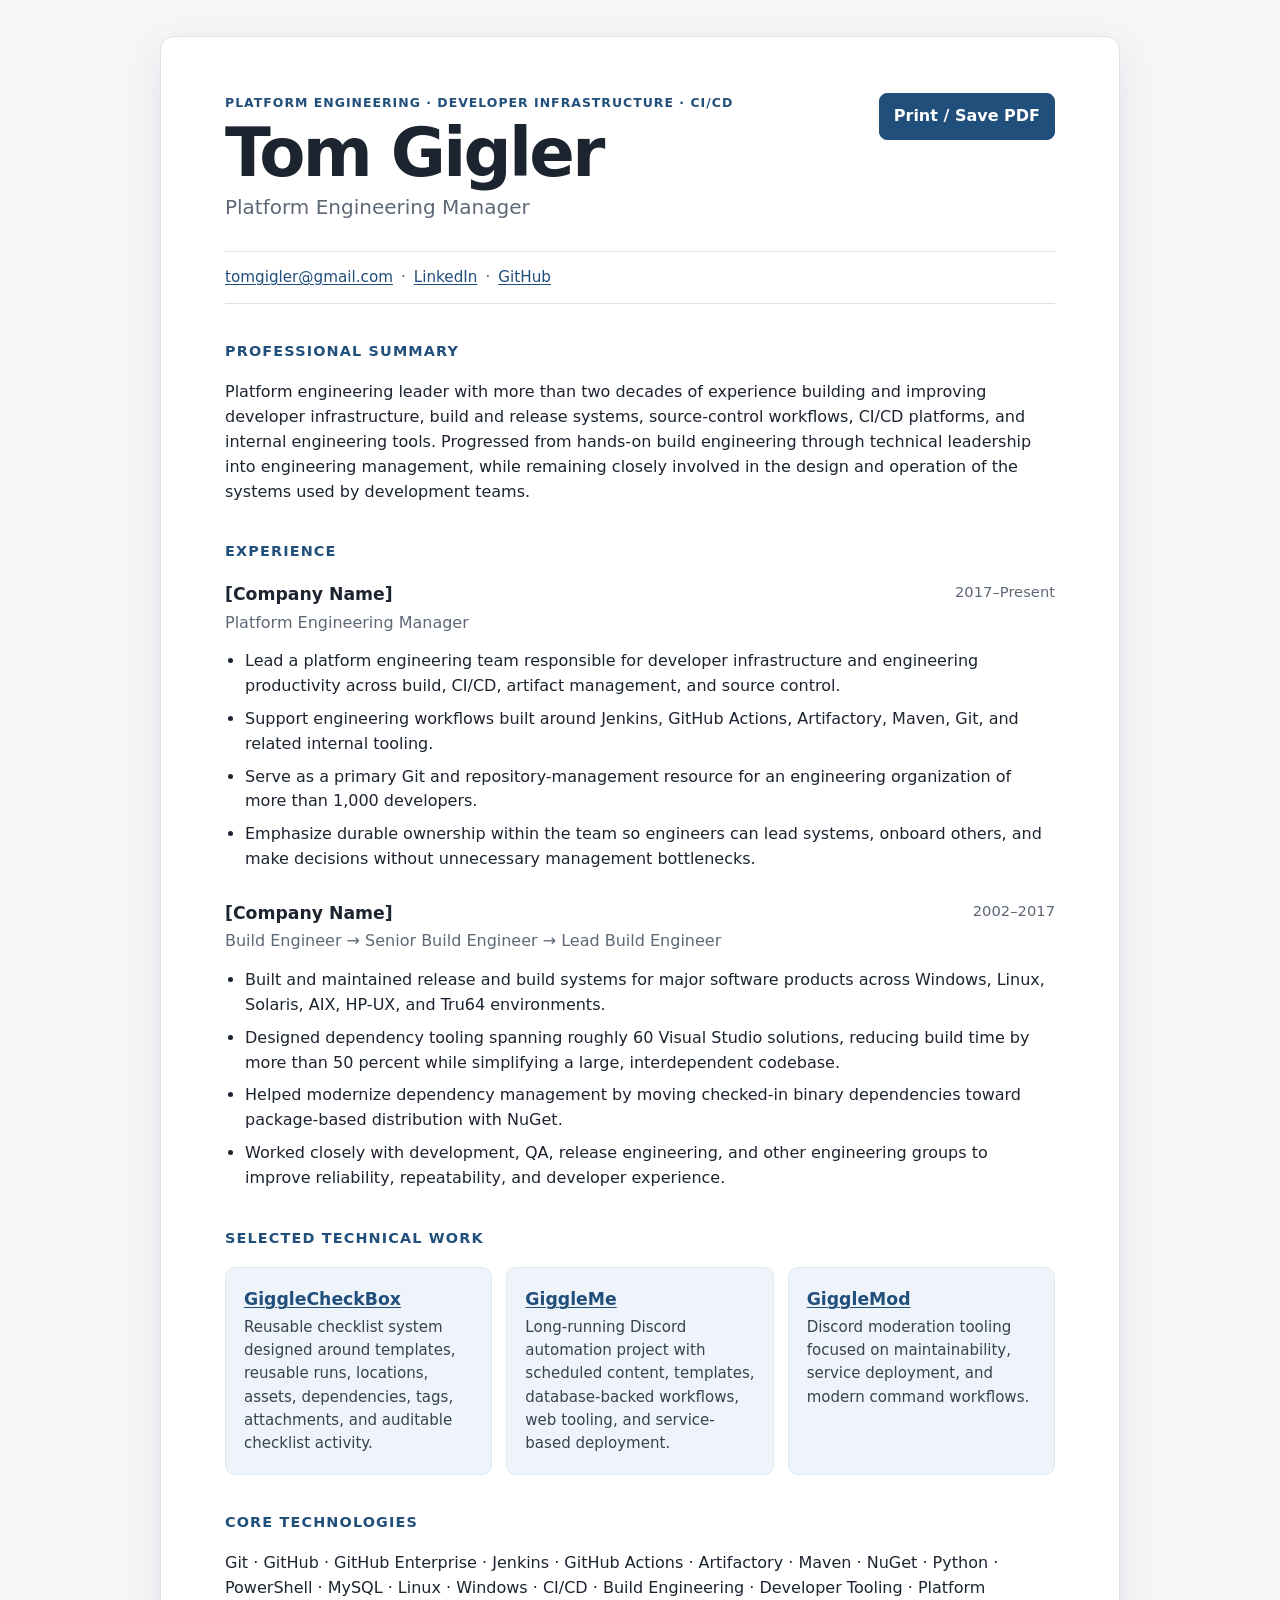
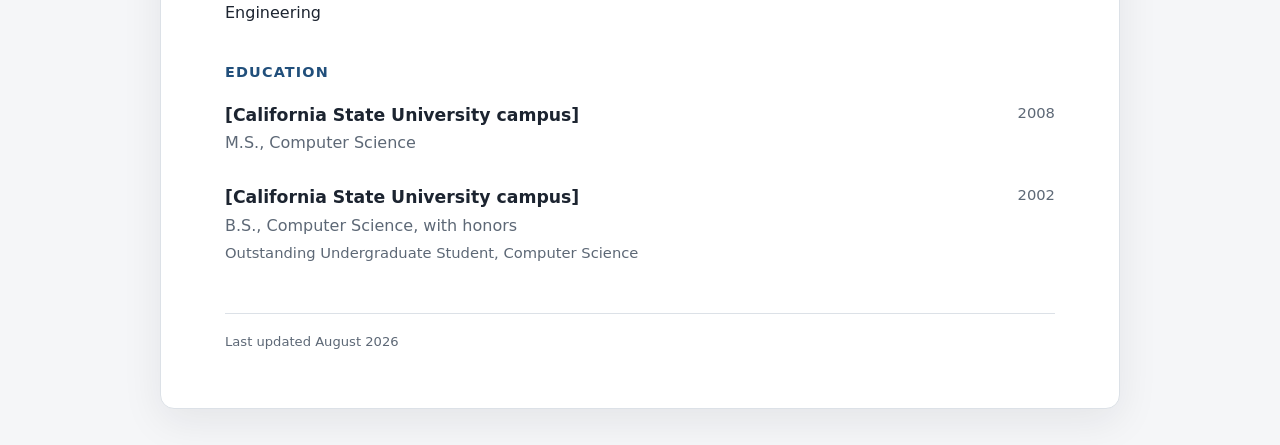
<file: index.html>
<!doctype html>
<html lang="en">
<head>
  <meta charset="utf-8">
  <meta name="viewport" content="width=device-width, initial-scale=1">
  <title>Tom Gigler | Platform Engineering Manager</title>
  <meta name="description" content="Resume and professional background for Tom Gigler, Platform Engineering Manager.">
  <link rel="icon" href="/assets/favicon.svg" type="image/svg+xml">
  <link rel="stylesheet" href="/styles.css">
  <link rel="stylesheet" href="/print.css" media="print">
  <script type="application/ld+json">{"@context":"https://schema.org","@type":"Person","name":"Tom Gigler","url":"https://resume.tomgigler.com/","sameAs":["https://www.linkedin.com/in/tom-gigler-5a945495/","https://github.com/tomgigler"],"jobTitle":"Platform Engineering Manager"}</script>
</head>
<body>
<main class="resume">
  <header class="hero">
    <div>
      <p class="eyebrow">Platform Engineering · Developer Infrastructure · CI/CD</p>
      <h1>Tom Gigler</h1>
      <p class="headline">Platform Engineering Manager</p>
    </div>
    <div class="actions no-print"><button type="button" onclick="window.print()">Print / Save PDF</button></div>
  </header>

  <section class="contact" aria-label="Contact information">
    <a href="mailto:tomgigler@gmail.com">tomgigler@gmail.com</a><span>·</span>
    <a href="https://www.linkedin.com/in/tom-gigler-5a945495/">LinkedIn</a><span>·</span>
    <a href="https://github.com/tomgigler">GitHub</a>
  </section>

  <section>
    <h2>Professional Summary</h2>
    <p>Platform engineering leader with more than two decades of experience building and improving developer infrastructure, build and release systems, source-control workflows, CI/CD platforms, and internal engineering tools. Progressed from hands-on build engineering through technical leadership into engineering management, while remaining closely involved in the design and operation of the systems used by development teams.</p>
  </section>

  <section>
    <h2>Experience</h2>
    <article class="role">
      <div class="role-heading"><div><h3>[Company Name]</h3><p class="role-title">Platform Engineering Manager</p></div><p class="dates">2017–Present</p></div>
      <ul>
        <li>Lead a platform engineering team responsible for developer infrastructure and engineering productivity across build, CI/CD, artifact management, and source control.</li>
        <li>Support engineering workflows built around Jenkins, GitHub Actions, Artifactory, Maven, Git, and related internal tooling.</li>
        <li>Serve as a primary Git and repository-management resource for an engineering organization of more than 1,000 developers.</li>
        <li>Emphasize durable ownership within the team so engineers can lead systems, onboard others, and make decisions without unnecessary management bottlenecks.</li>
      </ul>
    </article>

    <article class="role">
      <div class="role-heading"><div><h3>[Company Name]</h3><p class="role-title">Build Engineer → Senior Build Engineer → Lead Build Engineer</p></div><p class="dates">2002–2017</p></div>
      <ul>
        <li>Built and maintained release and build systems for major software products across Windows, Linux, Solaris, AIX, HP-UX, and Tru64 environments.</li>
        <li>Designed dependency tooling spanning roughly 60 Visual Studio solutions, reducing build time by more than 50 percent while simplifying a large, interdependent codebase.</li>
        <li>Helped modernize dependency management by moving checked-in binary dependencies toward package-based distribution with NuGet.</li>
        <li>Worked closely with development, QA, release engineering, and other engineering groups to improve reliability, repeatability, and developer experience.</li>
      </ul>
    </article>
  </section>

  <section>
    <h2>Selected Technical Work</h2>
    <div class="projects">
      <article><h3><a href="https://github.com/tomgigler/GiggleCheckBox">GiggleCheckBox</a></h3><p>Reusable checklist system designed around templates, reusable runs, locations, assets, dependencies, tags, attachments, and auditable checklist activity.</p></article>
      <article><h3><a href="https://github.com/tomgigler/GiggleMe">GiggleMe</a></h3><p>Long-running Discord automation project with scheduled content, templates, database-backed workflows, web tooling, and service-based deployment.</p></article>
      <article><h3><a href="https://github.com/tomgigler/GiggleMod">GiggleMod</a></h3><p>Discord moderation tooling focused on maintainability, service deployment, and modern command workflows.</p></article>
    </div>
  </section>

  <section><h2>Core Technologies</h2><p class="skills">Git · GitHub · GitHub Enterprise · Jenkins · GitHub Actions · Artifactory · Maven · NuGet · Python · PowerShell · MySQL · Linux · Windows · CI/CD · Build Engineering · Developer Tooling · Platform Engineering</p></section>

  <section>
    <h2>Education</h2>
    <article class="education"><div><h3>[California State University campus]</h3><p>M.S., Computer Science</p></div><p class="dates">2008</p></article>
    <article class="education"><div><h3>[California State University campus]</h3><p>B.S., Computer Science, with honors</p><p class="detail">Outstanding Undergraduate Student, Computer Science</p></div><p class="dates">2002</p></article>
  </section>

  <footer><p>Last updated August 2026</p></footer>
</main>
</body>
</html>
</file>
<file: styles.css>
:root{--bg:#f5f6f8;--paper:#fff;--text:#1c2430;--muted:#5d6876;--rule:#dce1e7;--accent:#214f7b;--accent-soft:#eef4f9;--max-width:960px}*{box-sizing:border-box}body{margin:0;background:var(--bg);color:var(--text);font-family:Inter,ui-sans-serif,system-ui,-apple-system,BlinkMacSystemFont,"Segoe UI",sans-serif;font-size:16px;line-height:1.55}a{color:var(--accent);text-decoration-thickness:1px;text-underline-offset:2px}a:hover{text-decoration-thickness:2px}.resume{width:min(calc(100% - 32px),var(--max-width));margin:36px auto;padding:56px 64px;background:var(--paper);border:1px solid var(--rule);border-radius:14px;box-shadow:0 12px 40px rgba(20,30,40,.08)}.hero{display:flex;align-items:flex-start;justify-content:space-between;gap:32px}.eyebrow{margin:0 0 8px;color:var(--accent);font-size:.78rem;font-weight:700;letter-spacing:.08em;text-transform:uppercase}h1,h2,h3,p{margin-top:0}h1{margin-bottom:4px;font-size:clamp(2.35rem,7vw,4.2rem);line-height:1;letter-spacing:-.04em}.headline{margin:0;color:var(--muted);font-size:1.25rem}.actions button{border:1px solid var(--accent);border-radius:8px;background:var(--accent);color:#fff;cursor:pointer;font:inherit;font-weight:650;padding:10px 14px}.contact{display:flex;flex-wrap:wrap;gap:8px;margin:28px 0 8px;padding:14px 0;border-top:1px solid var(--rule);border-bottom:1px solid var(--rule);color:var(--muted);font-size:.95rem}section{margin-top:36px}h2{margin-bottom:18px;color:var(--accent);font-size:.9rem;letter-spacing:.08em;text-transform:uppercase}h3{margin-bottom:3px;font-size:1.08rem}.role+.role,.education+.education{margin-top:28px}.role-heading,.education{display:flex;justify-content:space-between;gap:24px}.role-title,.education p{margin-bottom:0;color:var(--muted)}.dates{flex:none;color:var(--muted);font-size:.92rem;white-space:nowrap}ul{margin:14px 0 0;padding-left:1.25rem}li+li{margin-top:8px}.projects{display:grid;grid-template-columns:repeat(3,1fr);gap:14px}.projects article{padding:18px;background:var(--accent-soft);border:1px solid #dce8f2;border-radius:10px}.projects p{margin-bottom:0;color:#354352;font-size:.94rem}.skills{margin-bottom:0}.detail{margin-top:3px!important;font-size:.92rem}footer{margin-top:48px;padding-top:18px;border-top:1px solid var(--rule);color:var(--muted);font-size:.82rem}footer p{margin:0}@media(max-width:760px){.resume{width:100%;margin:0;padding:36px 22px;border:0;border-radius:0;box-shadow:none}.hero,.role-heading,.education{display:block}.actions{margin-top:20px}.dates{margin-top:5px}.projects{grid-template-columns:1fr}}
</file>
<file: print.css>
@page{size:letter;margin:.55in}:root{--bg:#fff;--paper:#fff;--text:#000;--muted:#333;--rule:#bbb;--accent:#000;--accent-soft:#fff}body{background:#fff;font-size:9.5pt;line-height:1.35}.resume{width:auto;margin:0;padding:0;border:0;border-radius:0;box-shadow:none}.no-print{display:none!important}h1{font-size:28pt}.headline{font-size:12pt}.contact{margin-top:12pt;padding:8pt 0}section{margin-top:18pt}h2{margin-bottom:8pt}.role+.role,.education+.education{margin-top:14pt}ul{margin-top:7pt}li+li{margin-top:3pt}.projects{grid-template-columns:1fr;gap:6pt}.projects article{padding:0;border:0}.projects article+article{margin-top:5pt}footer{display:none}a{color:#000;text-decoration:none}
</file>
